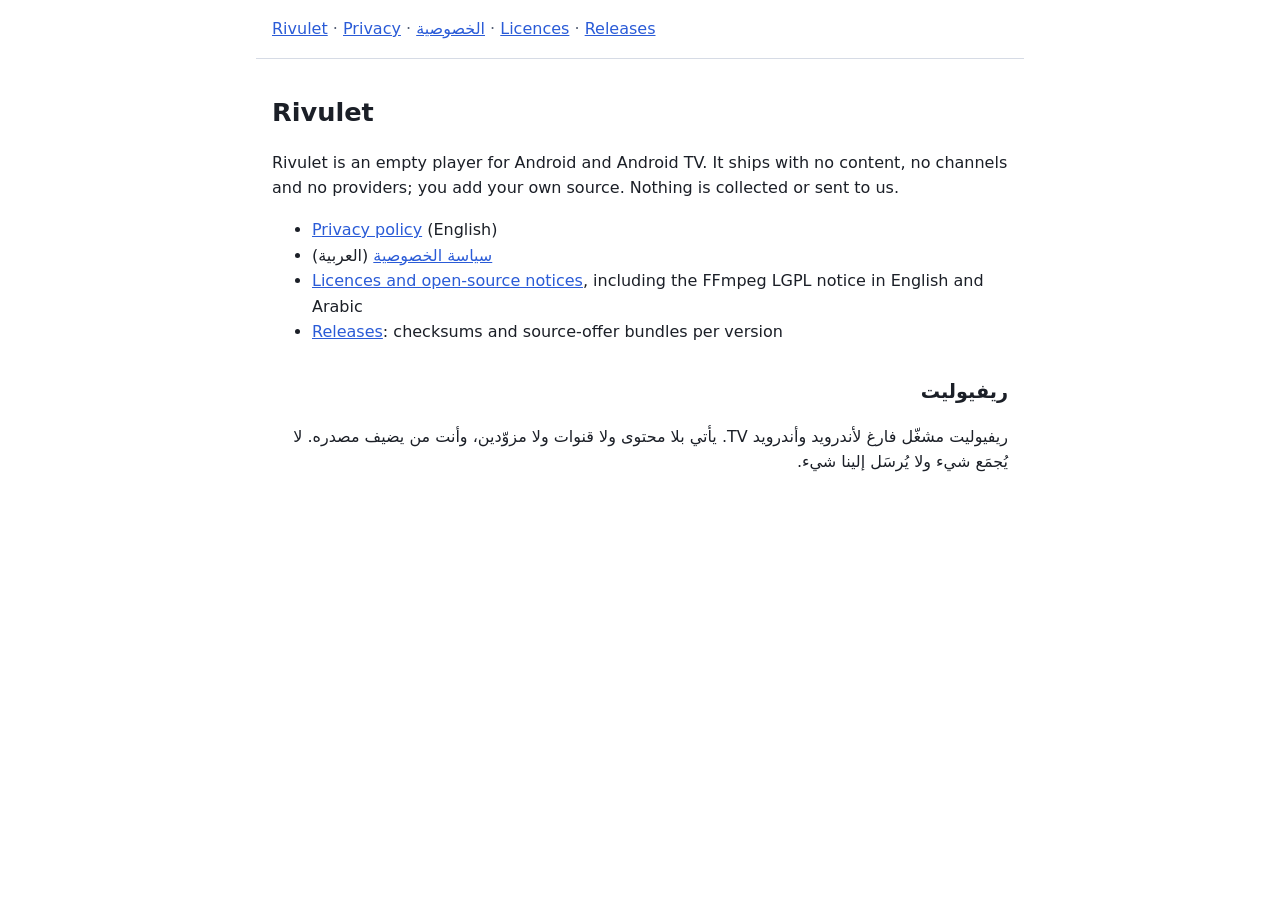
<file: index.html>
<!doctype html>
<html lang="en" dir="ltr">
<head>
<meta charset="utf-8">
<meta name="viewport" content="width=device-width, initial-scale=1">
<title>Rivulet</title>
<link rel="stylesheet" href="style.css">
</head>
<body>
<header><a href="./">Rivulet</a> · <a href="privacy/">Privacy</a> · <a href="privacy/ar/">الخصوصية</a> · <a href="licences/">Licences</a> · <a href="releases/">Releases</a></header>
<main>
<h1>Rivulet</h1>
<p>Rivulet is an empty player for Android and Android TV. It ships with no content, no channels and no providers; you add
your own source. Nothing is collected or sent to us.</p>
<ul>
<li><a href="privacy/">Privacy policy</a> (English)</li>
<li><a href="privacy/ar/">سياسة الخصوصية</a> (العربية)</li>
<li><a href="licences/">Licences and open-source notices</a>, including the FFmpeg LGPL notice in English and Arabic</li>
<li><a href="releases/">Releases</a>: checksums and source-offer bundles per version</li>
</ul>
<div lang="ar" dir="rtl">
<h2>ريفيوليت</h2>
<p>ريفيوليت مشغّل فارغ لأندرويد وأندرويد TV. يأتي بلا محتوى ولا قنوات ولا مزوّدين، وأنت من يضيف مصدره. لا يُجمَع شيء ولا
يُرسَل إلينا شيء.</p>
</div>
</main>
</body>
</html>
</file>
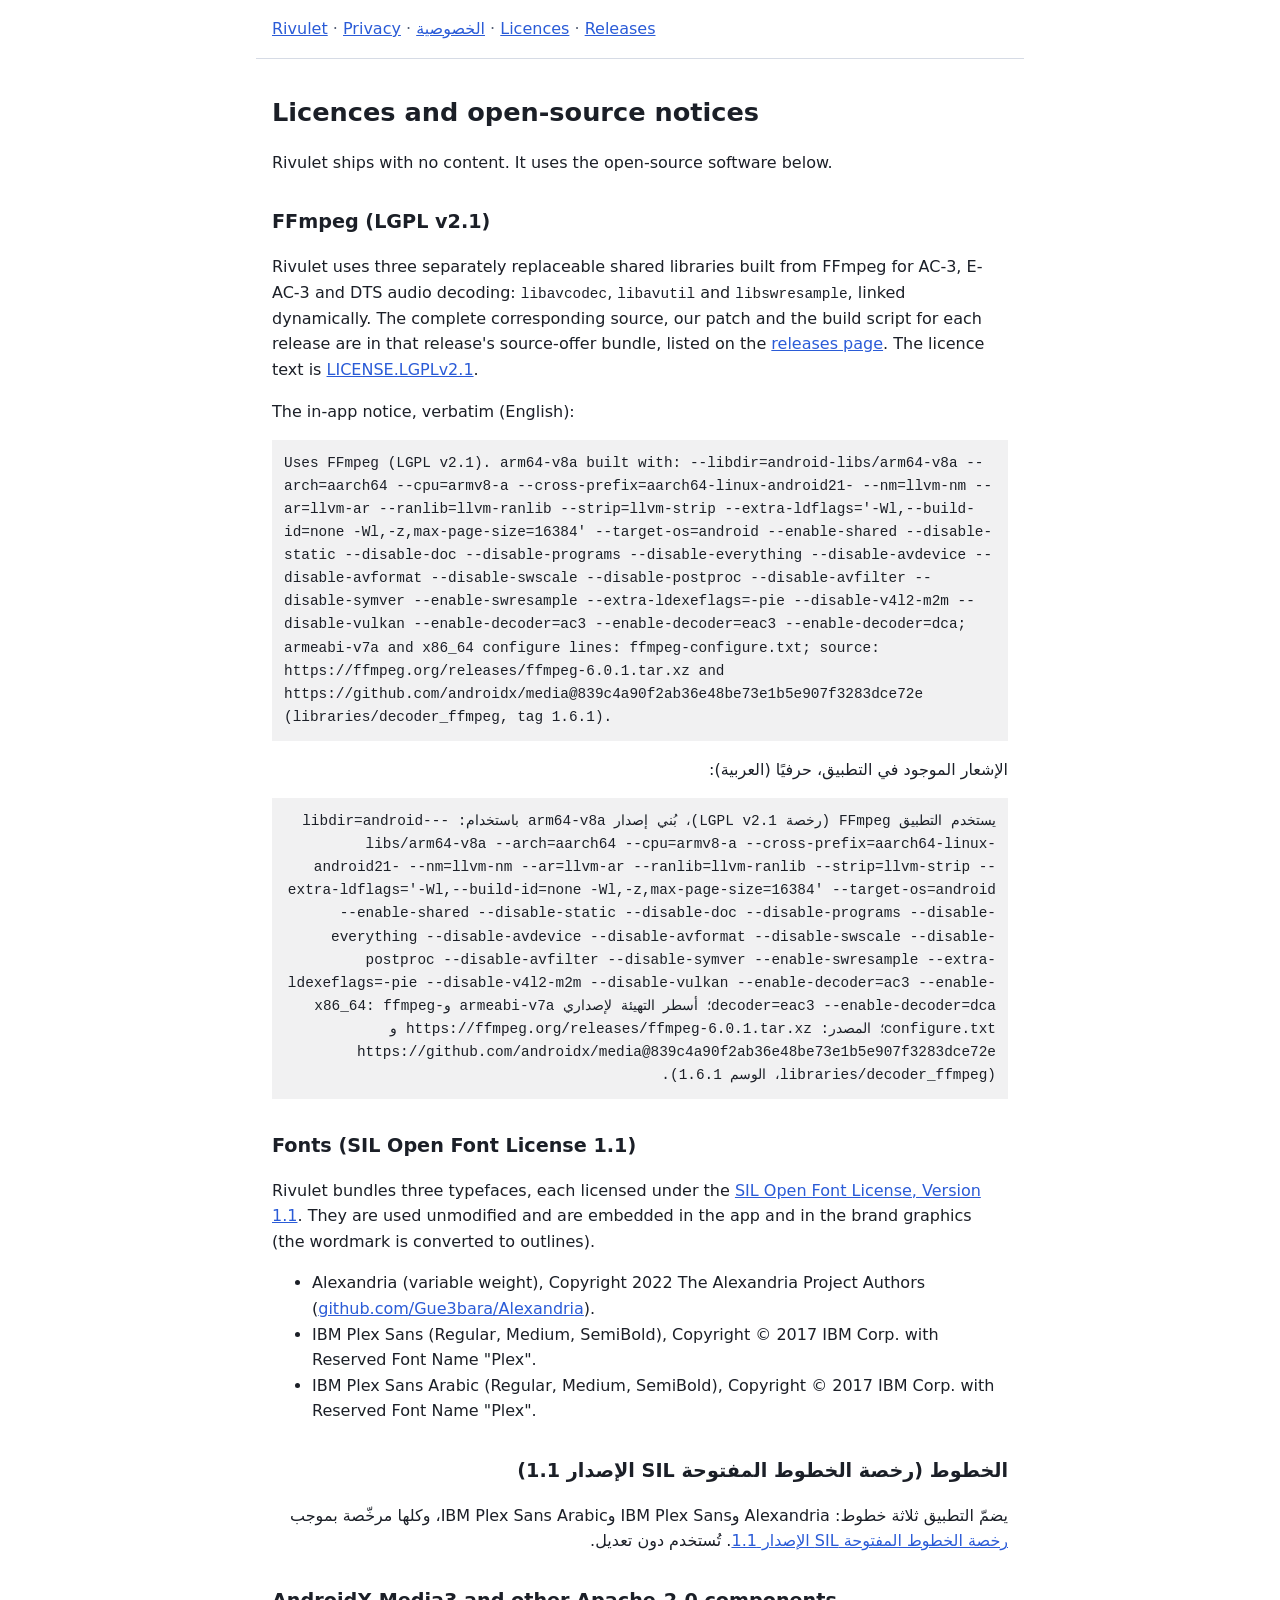
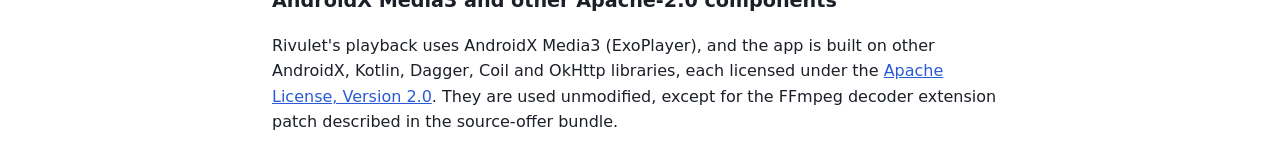
<file: licences/index.html>
<!doctype html>
<html lang="en" dir="ltr">
<head>
<meta charset="utf-8">
<meta name="viewport" content="width=device-width, initial-scale=1">
<title>Rivulet licences</title>
<link rel="stylesheet" href="../style.css">
</head>
<body>
<header><a href="../">Rivulet</a> · <a href="../privacy/">Privacy</a> · <a href="../privacy/ar/">الخصوصية</a> · <a href="./">Licences</a> · <a href="../releases/">Releases</a></header>
<main>
<h1>Licences and open-source notices</h1>
<p>Rivulet ships with no content. It uses the open-source software below.</p>

<h2>FFmpeg (LGPL v2.1)</h2>
<p>Rivulet uses three separately replaceable shared libraries built from FFmpeg for AC-3, E-AC-3 and DTS audio decoding:
<code>libavcodec</code>, <code>libavutil</code> and <code>libswresample</code>, linked dynamically. The complete corresponding source,
our patch and the build script for each release are in that release's source-offer bundle, listed on the
<a href="../releases/">releases page</a>. The licence text is <a href="LICENSE.LGPLv2.1">LICENSE.LGPLv2.1</a>.</p>
<p>The in-app notice, verbatim (English):</p>
<pre>Uses FFmpeg (LGPL v2.1). arm64-v8a built with: --libdir=android-libs/arm64-v8a --arch=aarch64 --cpu=armv8-a --cross-prefix=aarch64-linux-android21- --nm=llvm-nm --ar=llvm-ar --ranlib=llvm-ranlib --strip=llvm-strip --extra-ldflags='-Wl,--build-id=none -Wl,-z,max-page-size=16384' --target-os=android --enable-shared --disable-static --disable-doc --disable-programs --disable-everything --disable-avdevice --disable-avformat --disable-swscale --disable-postproc --disable-avfilter --disable-symver --enable-swresample --extra-ldexeflags=-pie --disable-v4l2-m2m --disable-vulkan --enable-decoder=ac3 --enable-decoder=eac3 --enable-decoder=dca; armeabi-v7a and x86_64 configure lines: ffmpeg-configure.txt; source: https://ffmpeg.org/releases/ffmpeg-6.0.1.tar.xz and https://github.com/androidx/media@839c4a90f2ab36e48be73e1b5e907f3283dce72e (libraries/decoder_ffmpeg, tag 1.6.1).</pre>
<p lang="ar" dir="rtl">الإشعار الموجود في التطبيق، حرفيًا (العربية):</p>
<pre lang="ar" dir="rtl">يستخدم التطبيق FFmpeg (رخصة LGPL v2.1)، بُني إصدار arm64-v8a باستخدام: --libdir=android-libs/arm64-v8a --arch=aarch64 --cpu=armv8-a --cross-prefix=aarch64-linux-android21- --nm=llvm-nm --ar=llvm-ar --ranlib=llvm-ranlib --strip=llvm-strip --extra-ldflags='-Wl,--build-id=none -Wl,-z,max-page-size=16384' --target-os=android --enable-shared --disable-static --disable-doc --disable-programs --disable-everything --disable-avdevice --disable-avformat --disable-swscale --disable-postproc --disable-avfilter --disable-symver --enable-swresample --extra-ldexeflags=-pie --disable-v4l2-m2m --disable-vulkan --enable-decoder=ac3 --enable-decoder=eac3 --enable-decoder=dca؛ أسطر التهيئة لإصداري armeabi-v7a وx86_64: ffmpeg-configure.txt؛ المصدر: https://ffmpeg.org/releases/ffmpeg-6.0.1.tar.xz و https://github.com/androidx/media@839c4a90f2ab36e48be73e1b5e907f3283dce72e (libraries/decoder_ffmpeg، الوسم 1.6.1).</pre>

<h2>Fonts (SIL Open Font License 1.1)</h2>
<p>Rivulet bundles three typefaces, each licensed under the <a href="OFL.txt">SIL Open Font License, Version 1.1</a>. They are used unmodified and
are embedded in the app and in the brand graphics (the wordmark is converted to outlines).</p>
<ul>
<li>Alexandria (variable weight), Copyright 2022 The Alexandria Project Authors (<a href="https://github.com/Gue3bara/Alexandria">github.com/Gue3bara/Alexandria</a>).</li>
<li>IBM Plex Sans (Regular, Medium, SemiBold), Copyright &copy; 2017 IBM Corp. with Reserved Font Name "Plex".</li>
<li>IBM Plex Sans Arabic (Regular, Medium, SemiBold), Copyright &copy; 2017 IBM Corp. with Reserved Font Name "Plex".</li>
</ul>
<h2 lang="ar" dir="rtl">الخطوط (رخصة الخطوط المفتوحة SIL الإصدار 1.1)</h2>
<p lang="ar" dir="rtl">يضمّ التطبيق ثلاثة خطوط: Alexandria وIBM Plex Sans وIBM Plex Sans Arabic، وكلها مرخّصة بموجب <a href="OFL.txt">رخصة الخطوط المفتوحة SIL الإصدار 1.1</a>. تُستخدم دون تعديل.</p>

<h2>AndroidX Media3 and other Apache-2.0 components</h2>
<p>Rivulet's playback uses AndroidX Media3 (ExoPlayer), and the app is built on other AndroidX, Kotlin, Dagger, Coil and OkHttp
libraries, each licensed under the <a href="https://www.apache.org/licenses/LICENSE-2.0.txt">Apache License, Version 2.0</a>. They are used unmodified, except for the FFmpeg decoder
extension patch described in the source-offer bundle.</p>
</main>
</body>
</html>
</file>
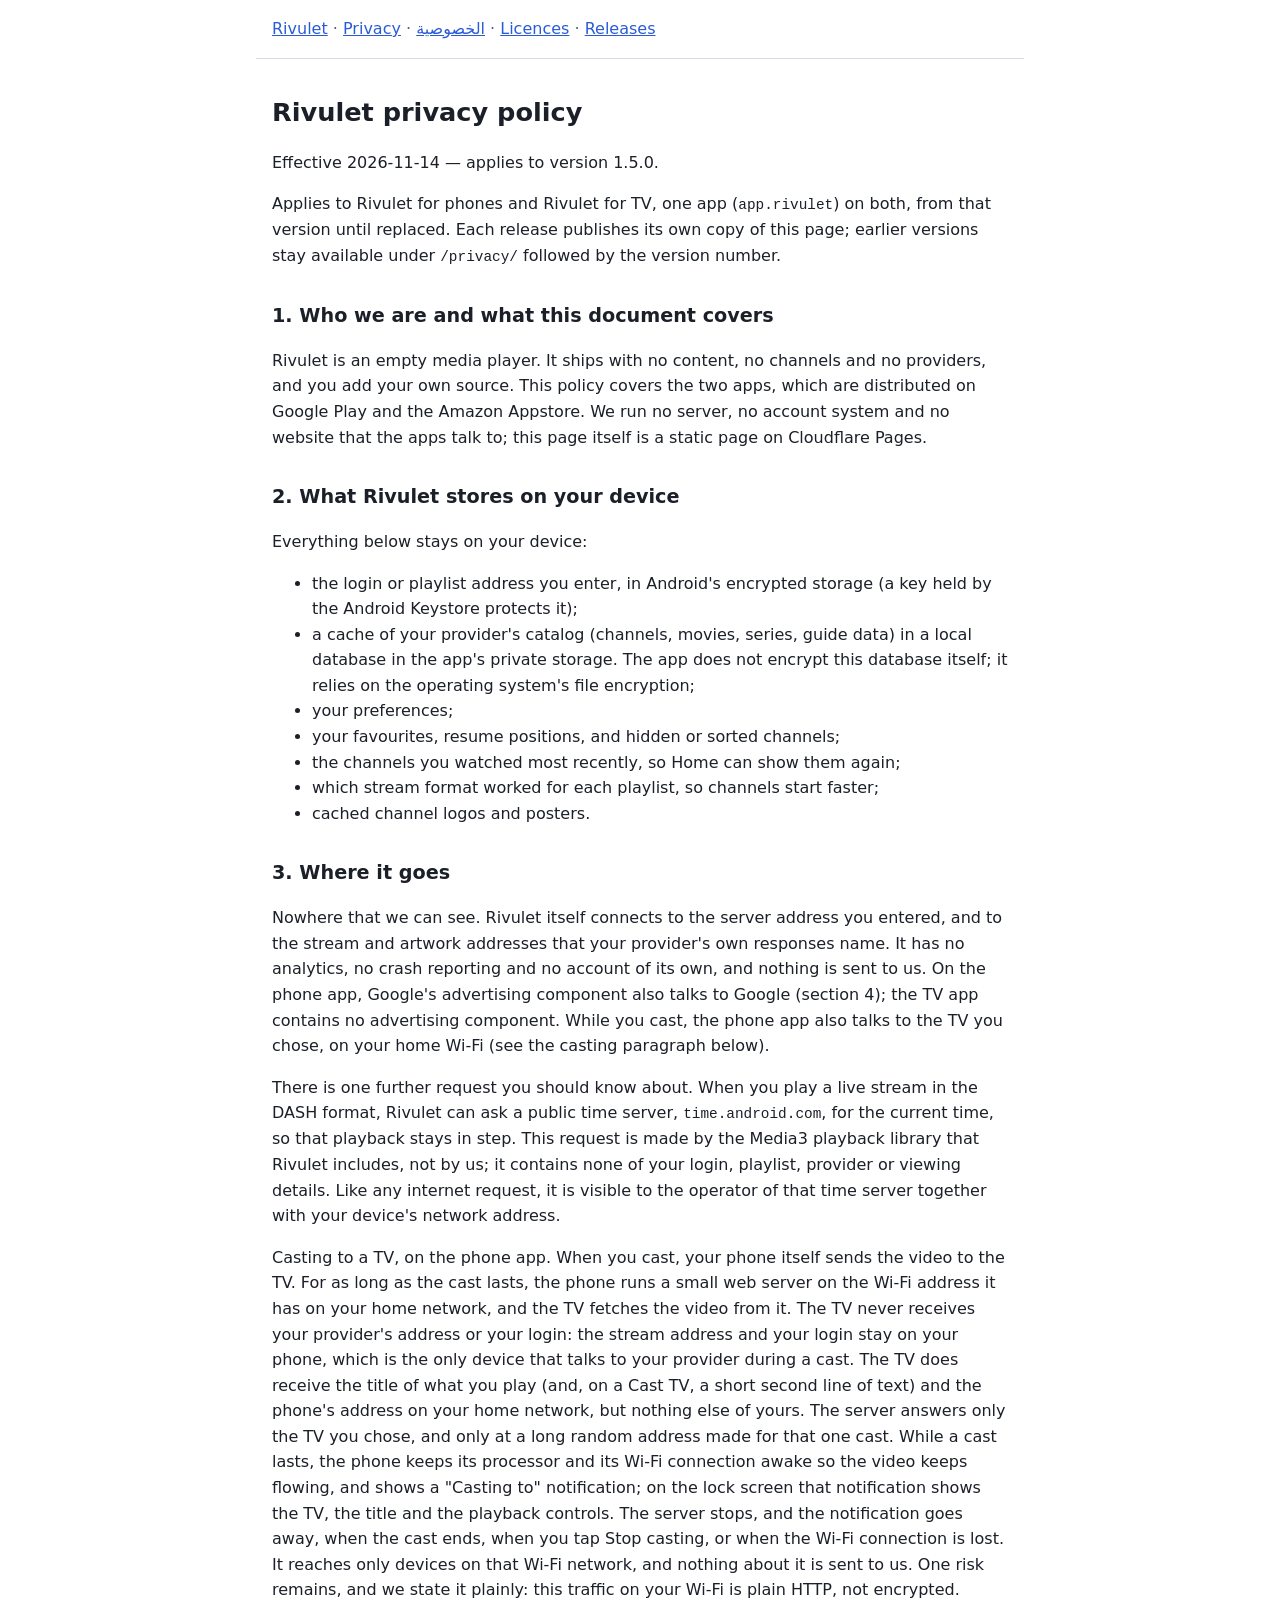
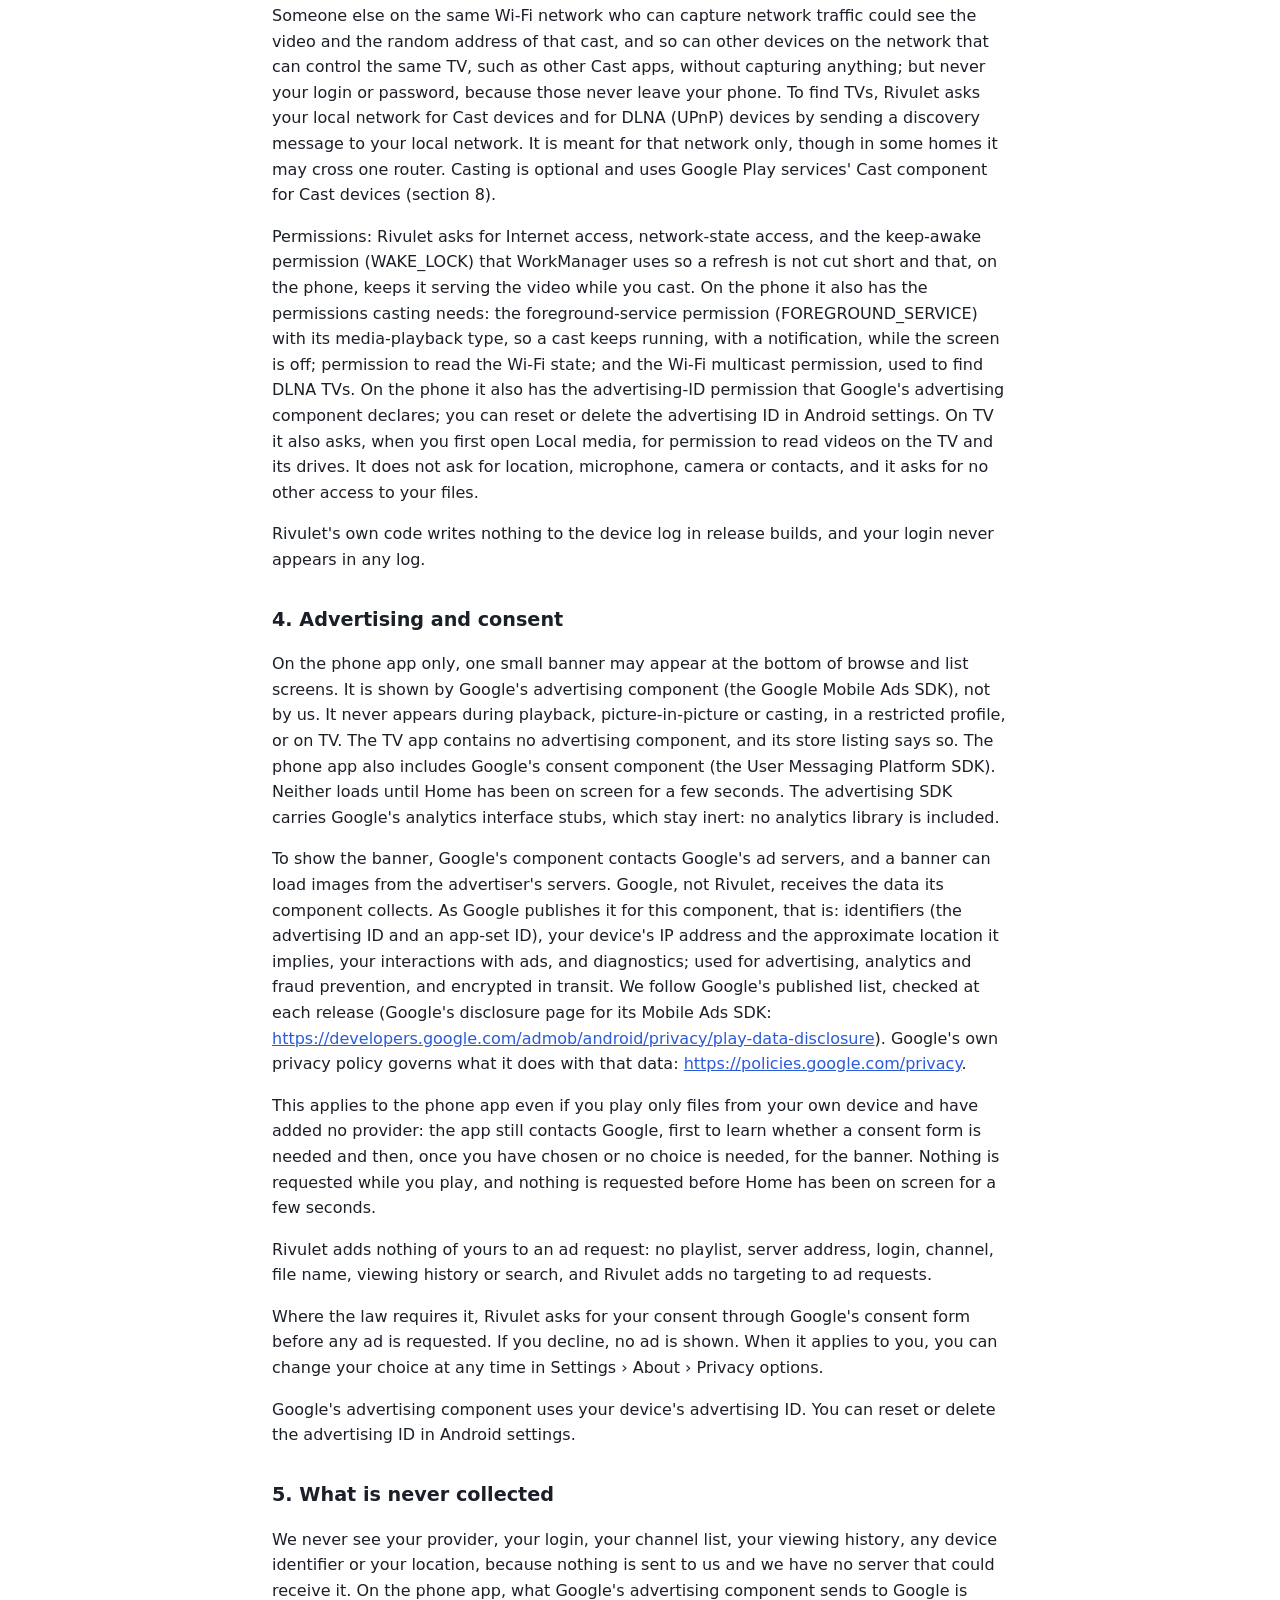
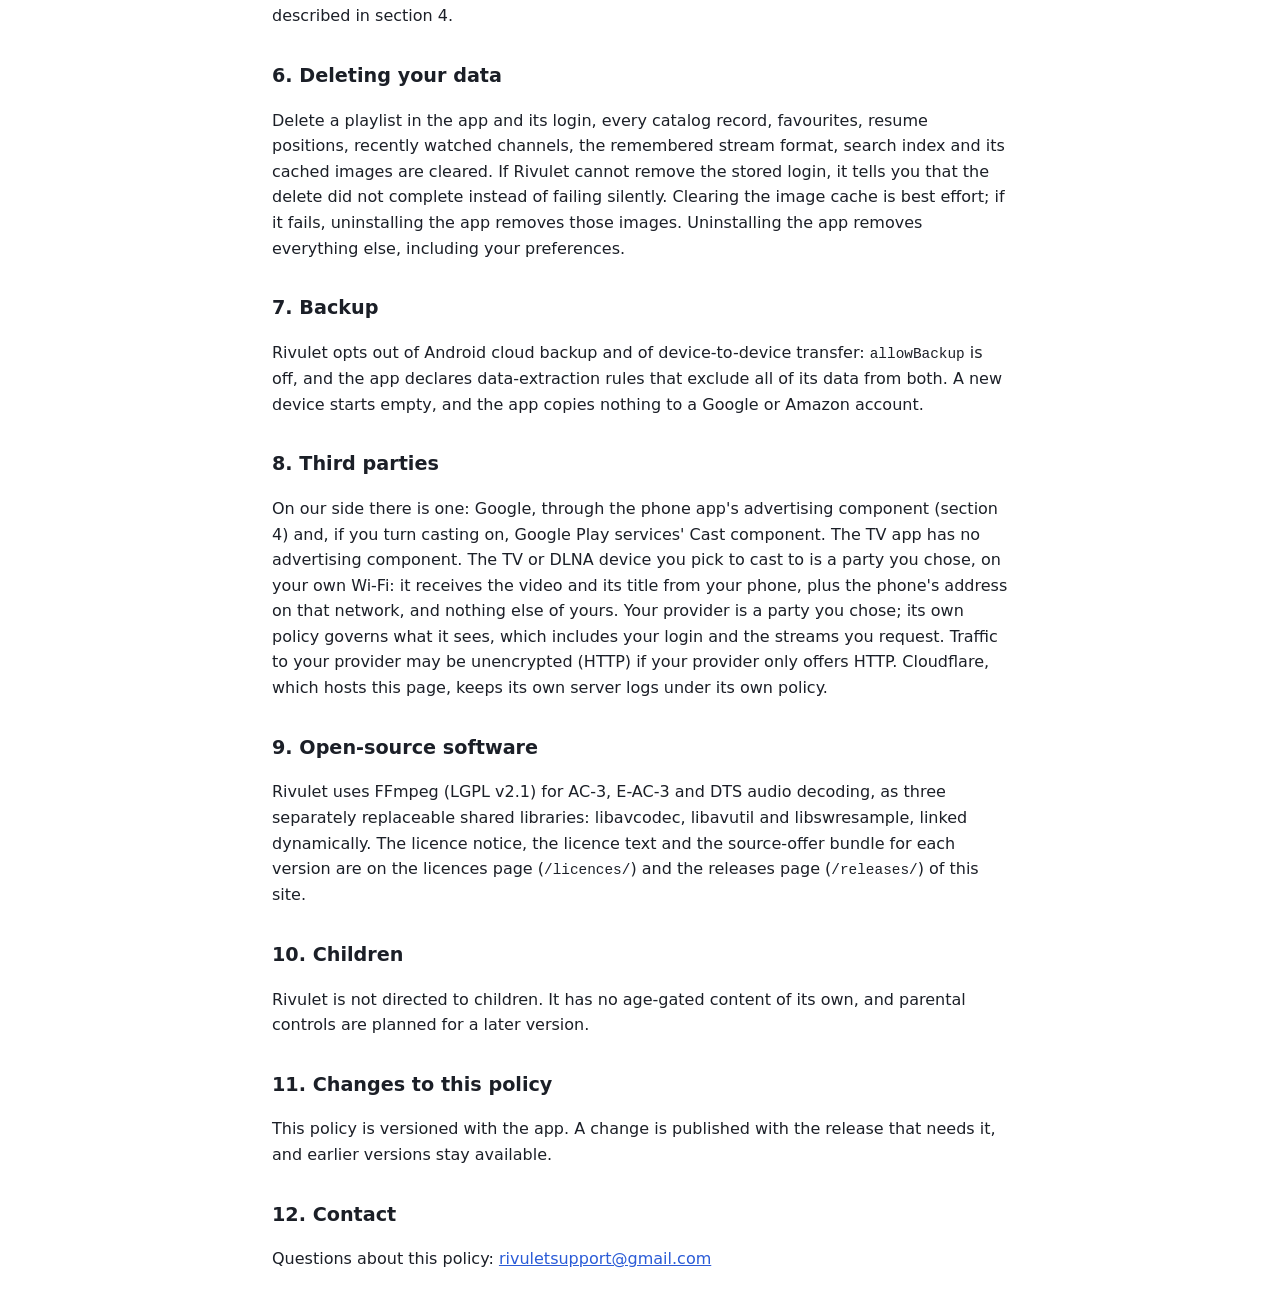
<file: privacy/index.html>
<!doctype html>
<html lang="en" dir="ltr">
<head>
<meta charset="utf-8">
<meta name="viewport" content="width=device-width, initial-scale=1">
<title>Rivulet privacy policy</title>
<link rel="stylesheet" href="../style.css">
</head>
<body>
<header><a href="../">Rivulet</a> · <a href="../privacy/">Privacy</a> · <a href="../privacy/ar/">الخصوصية</a> · <a href="../licences/">Licences</a> · <a href="../releases/">Releases</a></header>
<main>
<h1 id="rivulet-privacy-policy">Rivulet privacy policy</h1>
<p>Effective 2026-11-14 — applies to version 1.5.0.</p>
<p>Applies to Rivulet for phones and Rivulet for TV, one app
(<code>app.rivulet</code>) on both, from that version until replaced.
Each release publishes its own copy of this page; earlier versions stay
available under <code>/privacy/</code> followed by the version
number.</p>
<h2 id="1-who-we-are-and-what-this-document-covers">1. Who we are and
what this document covers</h2>

<p>Rivulet is an empty media player. It ships with no content, no
channels and no providers, and you add your own source. This policy
covers the two apps, which are distributed on Google Play and the Amazon
Appstore. We run no server, no account system and no website that the
apps talk to; this page itself is a static page on Cloudflare Pages.</p>
<h2 id="2-what-rivulet-stores-on-your-device">2. What Rivulet stores on
your device</h2>

<p>Everything below stays on your device:</p>
<ul>
<li>the login or playlist address you enter, in Android's encrypted
storage (a key held by the Android Keystore protects it);</li>
<li>a cache of your provider's catalog (channels, movies, series, guide
data) in a local database in the app's private storage. The app does not
encrypt this database itself; it relies on the operating system's file
encryption;</li>
<li>your preferences;</li>
<li>your favourites, resume positions, and hidden or sorted
channels;</li>
<li>the channels you watched most recently, so Home can show them
again;</li>
<li>which stream format worked for each playlist, so channels start
faster;</li>
<li>cached channel logos and posters.</li>
</ul>
<h2 id="3-where-it-goes">3. Where it goes</h2>

<p>Nowhere that we can see. Rivulet itself connects to the server
address you entered, and to the stream and artwork addresses that your
provider's own responses name. It has no analytics, no crash reporting
and no account of its own, and nothing is sent to us. On the phone app,
Google's advertising component also talks to Google (section 4); the TV
app contains no advertising component. While you cast, the phone app
also talks to the TV you chose, on your home Wi-Fi (see the casting
paragraph below).</p>

<p>There is one further request you should know about. When you play a
live stream in the DASH format, Rivulet can ask a public time server,
<code>time.android.com</code>, for the current time, so that playback
stays in step. This request is made by the Media3 playback library that
Rivulet includes, not by us; it contains none of your login, playlist,
provider or viewing details. Like any internet request, it is visible to
the operator of that time server together with your device's network
address.</p>

<p>Casting to a TV, on the phone app. When you cast, your phone itself
sends the video to the TV. For as long as the cast lasts, the phone runs
a small web server on the Wi-Fi address it has on your home network, and
the TV fetches the video from it. The TV never receives your provider's
address or your login: the stream address and your login stay on your
phone, which is the only device that talks to your provider during a
cast. The TV does receive the title of what you play (and, on a Cast TV,
a short second line of text) and the phone's address on your home
network, but nothing else of yours. The server answers only the TV you
chose, and only at a long random address made for that one cast. While a
cast lasts, the phone keeps its processor and its Wi-Fi connection awake
so the video keeps flowing, and shows a "Casting to" notification; on
the lock screen that notification shows the TV, the title and the
playback controls. The server stops, and the notification goes away,
when the cast ends, when you tap Stop casting, or when the Wi-Fi
connection is lost. It reaches only devices on that Wi-Fi network, and
nothing about it is sent to us. One risk remains, and we state it
plainly: this traffic on your Wi-Fi is plain HTTP, not encrypted.
Someone else on the same Wi-Fi network who can capture network traffic
could see the video and the random address of that cast, and so can
other devices on the network that can control the same TV, such as other
Cast apps, without capturing anything; but never your login or password,
because those never leave your phone. To find TVs, Rivulet asks your
local network for Cast devices and for DLNA (UPnP) devices by sending a
discovery message to your local network. It is meant for that network
only, though in some homes it may cross one router. Casting is optional
and uses Google Play services' Cast component for Cast devices (section
8).</p>

<p>Permissions: Rivulet asks for Internet access, network-state access,
and the keep-awake permission (WAKE_LOCK) that WorkManager uses so a
refresh is not cut short and that, on the phone, keeps it serving the
video while you cast. On the phone it also has the permissions casting
needs: the foreground-service permission (FOREGROUND_SERVICE) with its
media-playback type, so a cast keeps running, with a notification, while
the screen is off; permission to read the Wi-Fi state; and the Wi-Fi
multicast permission, used to find DLNA TVs. On the phone it also has
the advertising-ID permission that Google's advertising component
declares; you can reset or delete the advertising ID in Android
settings. On TV it also asks, when you first open Local media, for
permission to read videos on the TV and its drives. It does not ask for
location, microphone, camera or contacts, and it asks for no other
access to your files.</p>

<p>Rivulet's own code writes nothing to the device log in release
builds, and your login never appears in any log.</p>
<h2 id="4-advertising-and-consent">4. Advertising and consent</h2>

<p>On the phone app only, one small banner may appear at the bottom of
browse and list screens. It is shown by Google's advertising component
(the Google Mobile Ads SDK), not by us. It never appears during
playback, picture-in-picture or casting, in a restricted profile, or on
TV. The TV app contains no advertising component, and its store listing
says so. The phone app also includes Google's consent component (the
User Messaging Platform SDK). Neither loads until Home has been on
screen for a few seconds. The advertising SDK carries Google's analytics
interface stubs, which stay inert: no analytics library is included.</p>

<p>To show the banner, Google's component contacts Google's ad servers,
and a banner can load images from the advertiser's servers. Google, not
Rivulet, receives the data its component collects. As Google publishes
it for this component, that is: identifiers (the advertising ID and an
app-set ID), your device's IP address and the approximate location it
implies, your interactions with ads, and diagnostics; used for
advertising, analytics and fraud prevention, and encrypted in transit.
We follow Google's published list, checked at each release (Google's
disclosure page for its Mobile Ads SDK: <a
href="https://developers.google.com/admob/android/privacy/play-data-disclosure">https://developers.google.com/admob/android/privacy/play-data-disclosure</a>).
Google's own privacy policy governs what it does with that data: <a
href="https://policies.google.com/privacy">https://policies.google.com/privacy</a>.</p>

<p>This applies to the phone app even if you play only files from your
own device and have added no provider: the app still contacts Google,
first to learn whether a consent form is needed and then, once you have
chosen or no choice is needed, for the banner. Nothing is requested
while you play, and nothing is requested before Home has been on screen
for a few seconds.</p>

<p>Rivulet adds nothing of yours to an ad request: no playlist, server
address, login, channel, file name, viewing history or search, and
Rivulet adds no targeting to ad requests.</p>

<p>Where the law requires it, Rivulet asks for your consent through
Google's consent form before any ad is requested. If you decline, no ad
is shown. When it applies to you, you can change your choice at any time
in Settings › About › Privacy options.</p>

<p>Google's advertising component uses your device's advertising ID. You
can reset or delete the advertising ID in Android settings.</p>
<h2 id="5-what-is-never-collected">5. What is never collected</h2>

<p>We never see your provider, your login, your channel list, your
viewing history, any device identifier or your location, because nothing
is sent to us and we have no server that could receive it. On the phone
app, what Google's advertising component sends to Google is described in
section 4.</p>
<h2 id="6-deleting-your-data">6. Deleting your data</h2>

<p>Delete a playlist in the app and its login, every catalog record,
favourites, resume positions, recently watched channels, the remembered
stream format, search index and its cached images are cleared. If
Rivulet cannot remove the stored login, it tells you that the delete did
not complete instead of failing silently. Clearing the image cache is
best effort; if it fails, uninstalling the app removes those images.
Uninstalling the app removes everything else, including your
preferences.</p>
<h2 id="7-backup">7. Backup</h2>

<p>Rivulet opts out of Android cloud backup and of device-to-device
transfer: <code>allowBackup</code> is off, and the app declares
data-extraction rules that exclude all of its data from both. A new
device starts empty, and the app copies nothing to a Google or Amazon
account.</p>
<h2 id="8-third-parties">8. Third parties</h2>

<p>On our side there is one: Google, through the phone app's advertising
component (section 4) and, if you turn casting on, Google Play services'
Cast component. The TV app has no advertising component. The TV or DLNA
device you pick to cast to is a party you chose, on your own Wi-Fi: it
receives the video and its title from your phone, plus the phone's
address on that network, and nothing else of yours. Your provider is a
party you chose; its own policy governs what it sees, which includes
your login and the streams you request. Traffic to your provider may be
unencrypted (HTTP) if your provider only offers HTTP. Cloudflare, which
hosts this page, keeps its own server logs under its own policy.</p>
<h2 id="9-open-source-software">9. Open-source software</h2>

<p>Rivulet uses FFmpeg (LGPL v2.1) for AC-3, E-AC-3 and DTS audio
decoding, as three separately replaceable shared libraries: libavcodec,
libavutil and libswresample, linked dynamically. The licence notice, the
licence text and the source-offer bundle for each version are on the
licences page (<code>/licences/</code>) and the releases page
(<code>/releases/</code>) of this site.</p>
<h2 id="10-children">10. Children</h2>

<p>Rivulet is not directed to children. It has no age-gated content of
its own, and parental controls are planned for a later version.</p>
<h2 id="11-changes-to-this-policy">11. Changes to this policy</h2>

<p>This policy is versioned with the app. A change is published with the
release that needs it, and earlier versions stay available.</p>
<h2 id="12-contact">12. Contact</h2>

<p>Questions about this policy: <a
href="mailto:rivuletsupport@gmail.com">rivuletsupport@gmail.com</a></p>
</main>
</body>
</html>
</file>
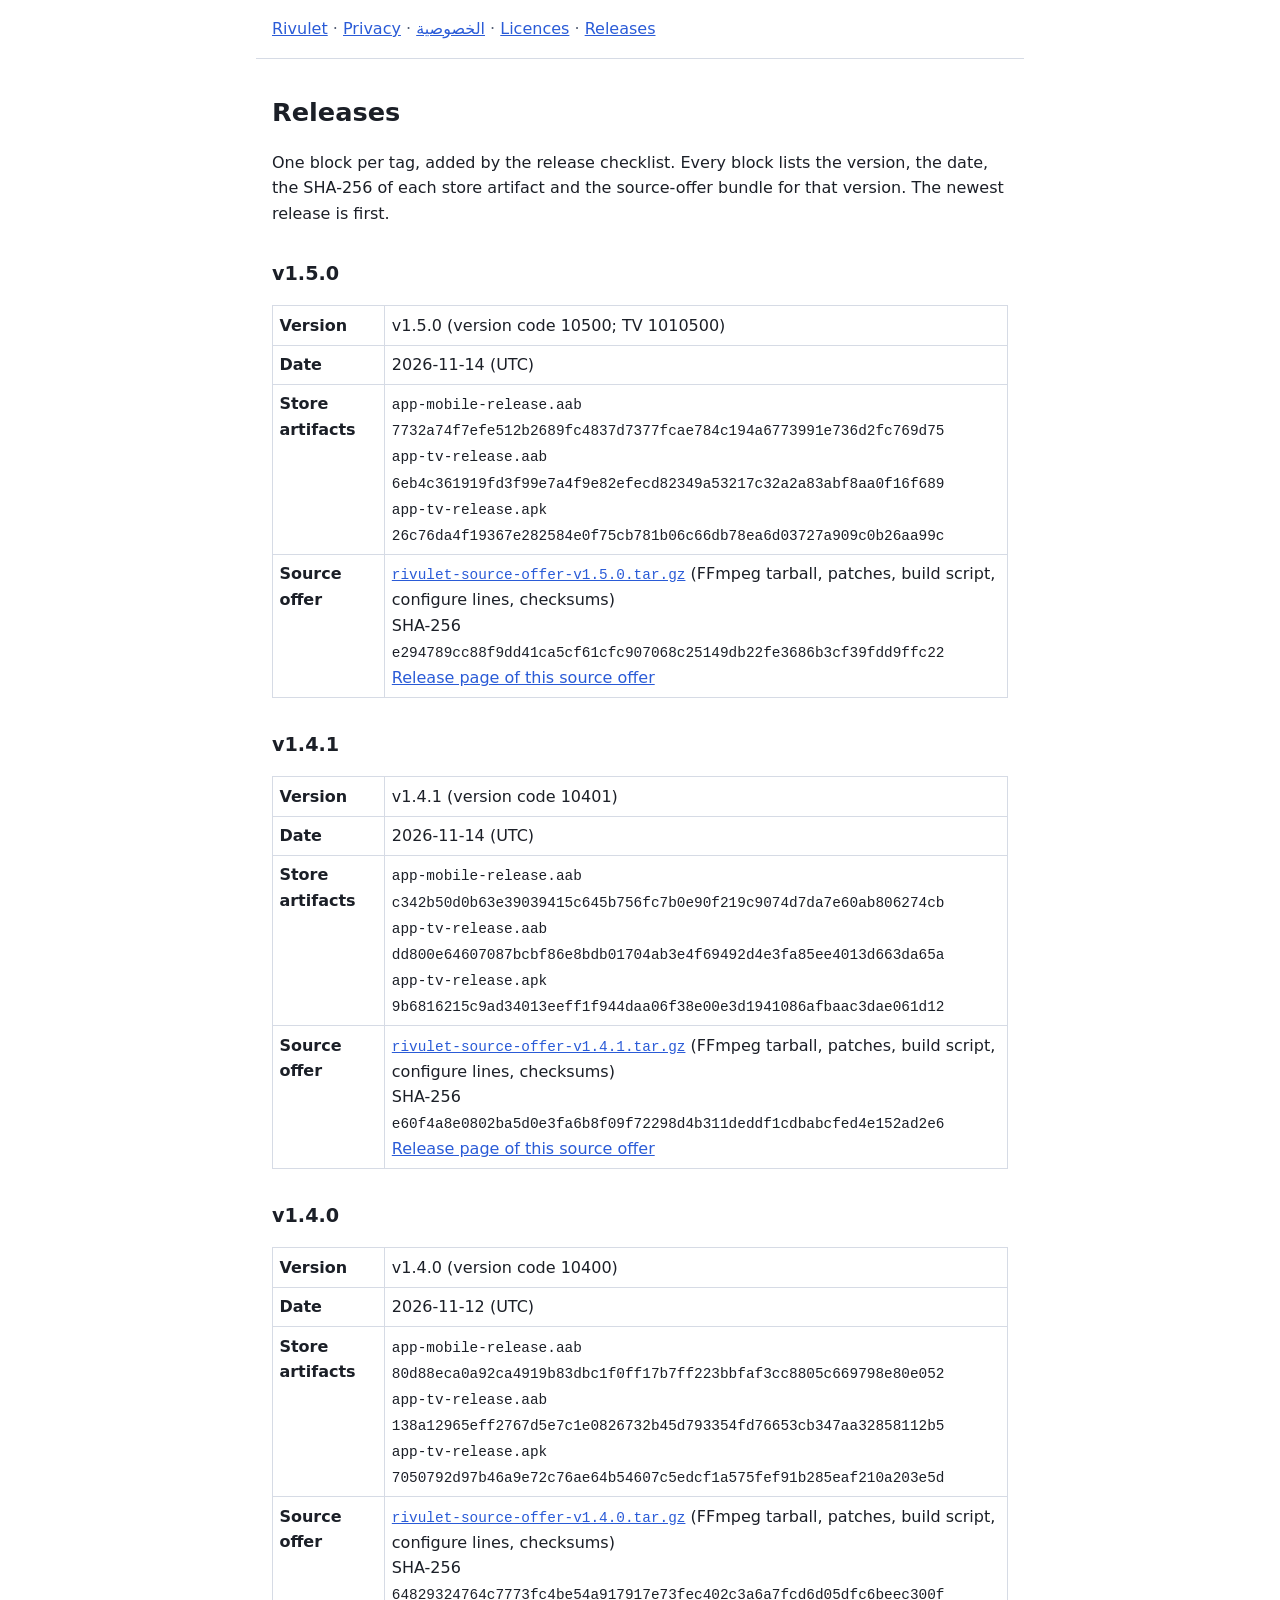
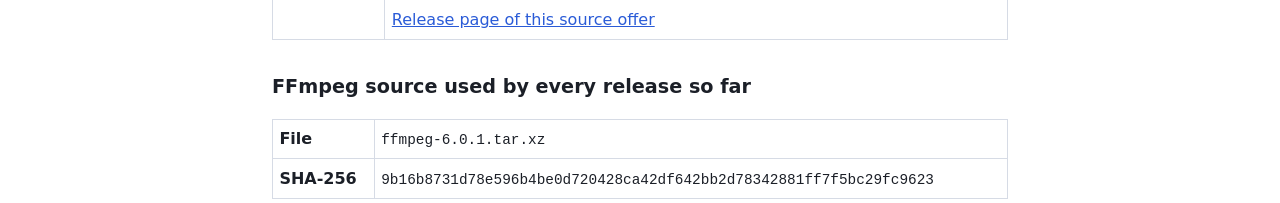
<file: releases/index.html>
<!doctype html>
<html lang="en" dir="ltr">
<head>
<meta charset="utf-8">
<meta name="viewport" content="width=device-width, initial-scale=1">
<title>Rivulet releases</title>
<link rel="stylesheet" href="../style.css">
</head>
<body>
<header><a href="../">Rivulet</a> · <a href="../privacy/">Privacy</a> · <a href="../privacy/ar/">الخصوصية</a> · <a href="../licences/">Licences</a> · <a href="./">Releases</a></header>
<main>
<h1>Releases</h1>
<p>One block per tag, added by the release checklist. Every block lists the version, the date, the SHA-256 of each store
artifact and the source-offer bundle for that version. The newest release is first.</p>

<h2>v1.5.0</h2>
<table>
<tr><th>Version</th><td>v1.5.0 (version code 10500; TV 1010500)</td></tr>
<tr><th>Date</th><td>2026-11-14 (UTC)</td></tr>
<tr><th>Store artifacts</th><td><code>app-mobile-release.aab</code><br><code>7732a74f7efe512b2689fc4837d7377fcae784c194a6773991e736d2fc769d75</code><br>
<code>app-tv-release.aab</code><br><code>6eb4c361919fd3f99e7a4f9e82efecd82349a53217c32a2a83abf8aa0f16f689</code><br>
<code>app-tv-release.apk</code><br><code>26c76da4f19367e282584e0f75cb781b06c66db78ea6d03727a909c0b26aa99c</code></td></tr>
<tr><th>Source offer</th><td><a href="https://github.com/murhaftarabeh/rivulet-site/releases/download/v1.5.0/rivulet-source-offer-v1.5.0.tar.gz"><code>rivulet-source-offer-v1.5.0.tar.gz</code></a>
(FFmpeg tarball, patches, build script, configure lines, checksums)<br>SHA-256 <code>e294789cc88f9dd41ca5cf61cfc907068c25149db22fe3686b3cf39fdd9ffc22</code><br>
<a href="https://github.com/murhaftarabeh/rivulet-site/releases/tag/v1.5.0">Release page of this source offer</a></td></tr>
</table>

<h2>v1.4.1</h2>
<table>
<tr><th>Version</th><td>v1.4.1 (version code 10401)</td></tr>
<tr><th>Date</th><td>2026-11-14 (UTC)</td></tr>
<tr><th>Store artifacts</th><td><code>app-mobile-release.aab</code><br><code>c342b50d0b63e39039415c645b756fc7b0e90f219c9074d7da7e60ab806274cb</code><br>
<code>app-tv-release.aab</code><br><code>dd800e64607087bcbf86e8bdb01704ab3e4f69492d4e3fa85ee4013d663da65a</code><br>
<code>app-tv-release.apk</code><br><code>9b6816215c9ad34013eeff1f944daa06f38e00e3d1941086afbaac3dae061d12</code></td></tr>
<tr><th>Source offer</th><td><a href="https://github.com/murhaftarabeh/rivulet-site/releases/download/v1.4.1/rivulet-source-offer-v1.4.1.tar.gz"><code>rivulet-source-offer-v1.4.1.tar.gz</code></a>
(FFmpeg tarball, patches, build script, configure lines, checksums)<br>SHA-256 <code>e60f4a8e0802ba5d0e3fa6b8f09f72298d4b311deddf1cdbabcfed4e152ad2e6</code><br>
<a href="https://github.com/murhaftarabeh/rivulet-site/releases/tag/v1.4.1">Release page of this source offer</a></td></tr>
</table>

<h2>v1.4.0</h2>
<table>
<tr><th>Version</th><td>v1.4.0 (version code 10400)</td></tr>
<tr><th>Date</th><td>2026-11-12 (UTC)</td></tr>
<tr><th>Store artifacts</th><td><code>app-mobile-release.aab</code><br><code>80d88eca0a92ca4919b83dbc1f0ff17b7ff223bbfaf3cc8805c669798e80e052</code><br>
<code>app-tv-release.aab</code><br><code>138a12965eff2767d5e7c1e0826732b45d793354fd76653cb347aa32858112b5</code><br>
<code>app-tv-release.apk</code><br><code>7050792d97b46a9e72c76ae64b54607c5edcf1a575fef91b285eaf210a203e5d</code></td></tr>
<tr><th>Source offer</th><td><a href="https://github.com/murhaftarabeh/rivulet-site/releases/download/v1.4.0/rivulet-source-offer-v1.4.0.tar.gz"><code>rivulet-source-offer-v1.4.0.tar.gz</code></a>
(FFmpeg tarball, patches, build script, configure lines, checksums)<br>SHA-256 <code>64829324764c7773fc4be54a917917e73fec402c3a6a7fcd6d05dfc6beec300f</code><br>
<a href="https://github.com/murhaftarabeh/rivulet-site/releases/tag/v1.4.0">Release page of this source offer</a></td></tr>
</table>

<!-- One release block, to copy for the next tag (newest first):
<h2>(tag, for example v1.0.0)</h2>
<table>
<tr><th>Version</th><td>(tag and version code)</td></tr>
<tr><th>Date</th><td>(UTC date of the tag)</td></tr>
<tr><th>Store artifacts</th><td>(file name and SHA-256 of each AAB and APK, from SHA256SUMS-signed.txt)</td></tr>
<tr><th>Source offer</th><td>(link to the source-offer bundle asset of that release: FFmpeg tarball, patches, build script, configure lines, checksums; and its SHA-256)</td></tr>
</table>
-->

<h2>FFmpeg source used by every release so far</h2>
<table>
<tr><th>File</th><td><code>ffmpeg-6.0.1.tar.xz</code></td></tr>
<tr><th>SHA-256</th><td><code>9b16b8731d78e596b4be0d720428ca42df642bb2d78342881ff7f5bc29fc9623</code></td></tr>
</table>
</main>
</body>
</html>
</file>
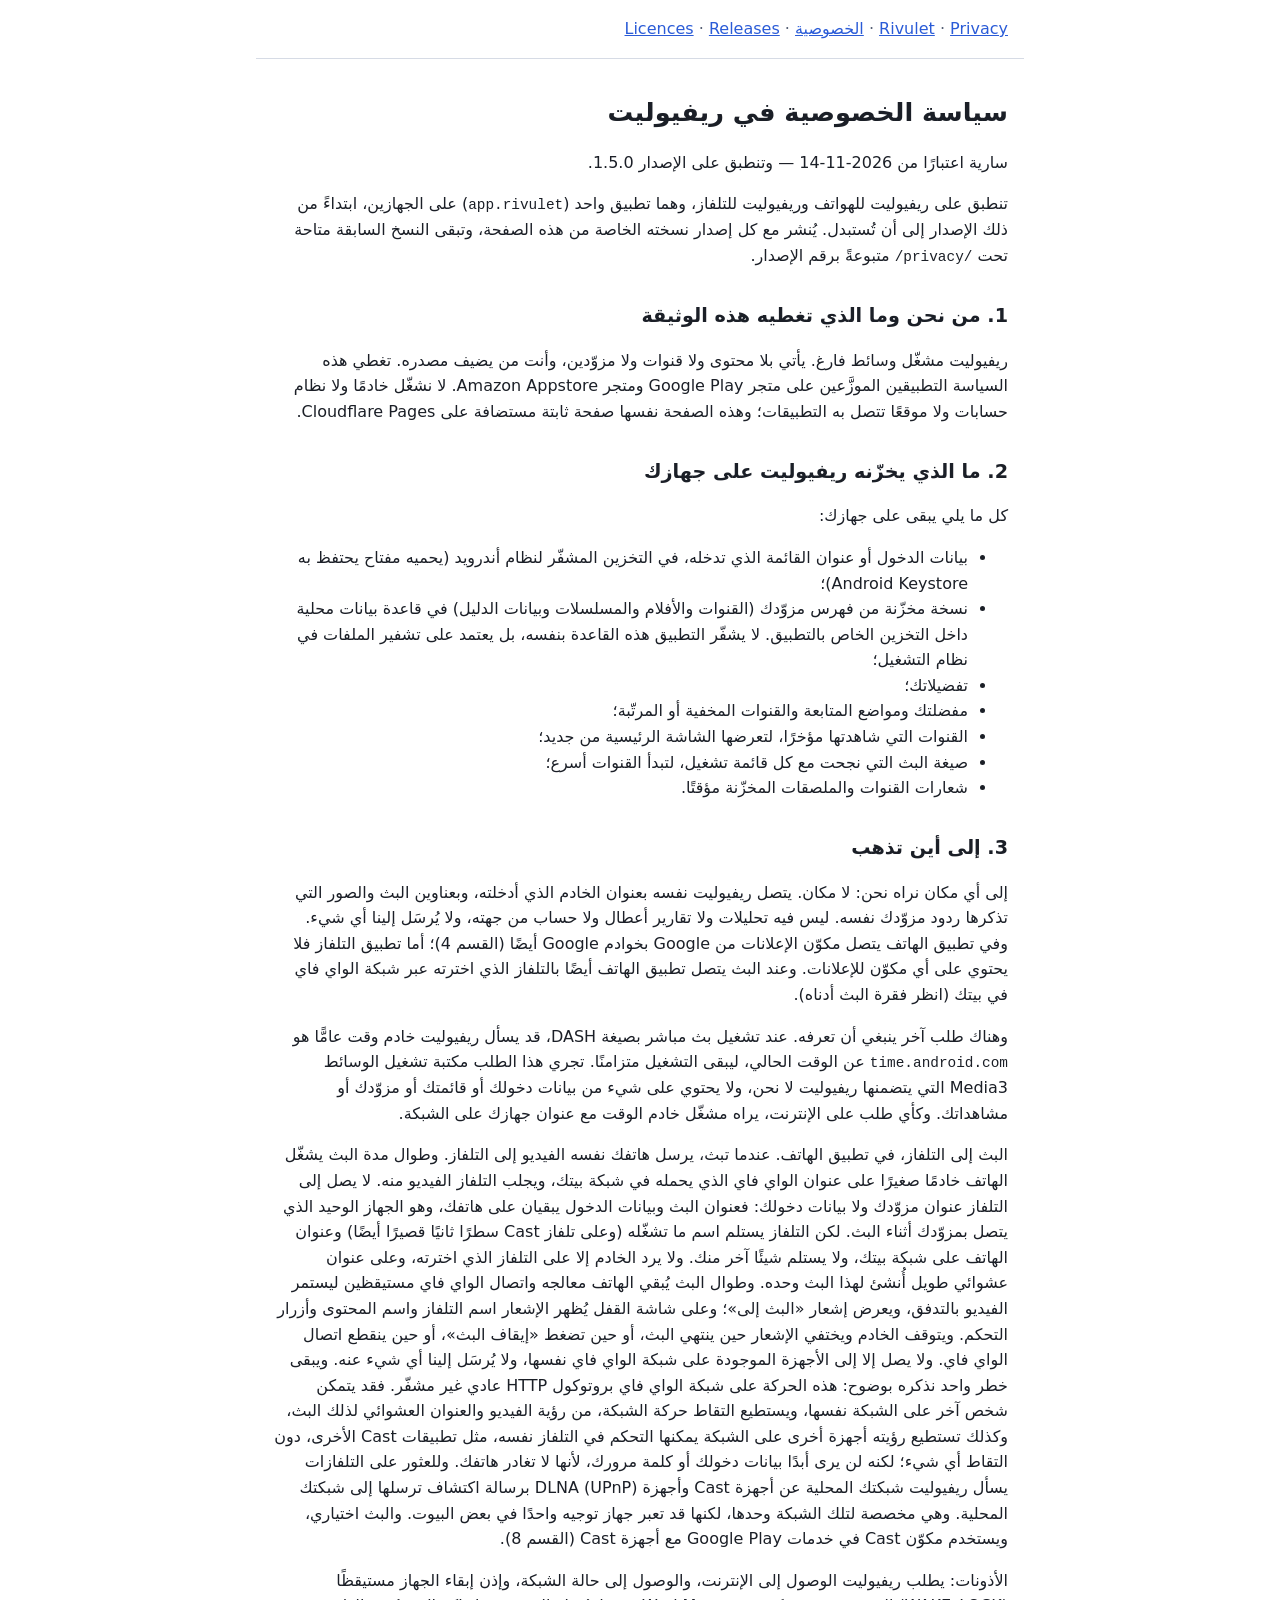
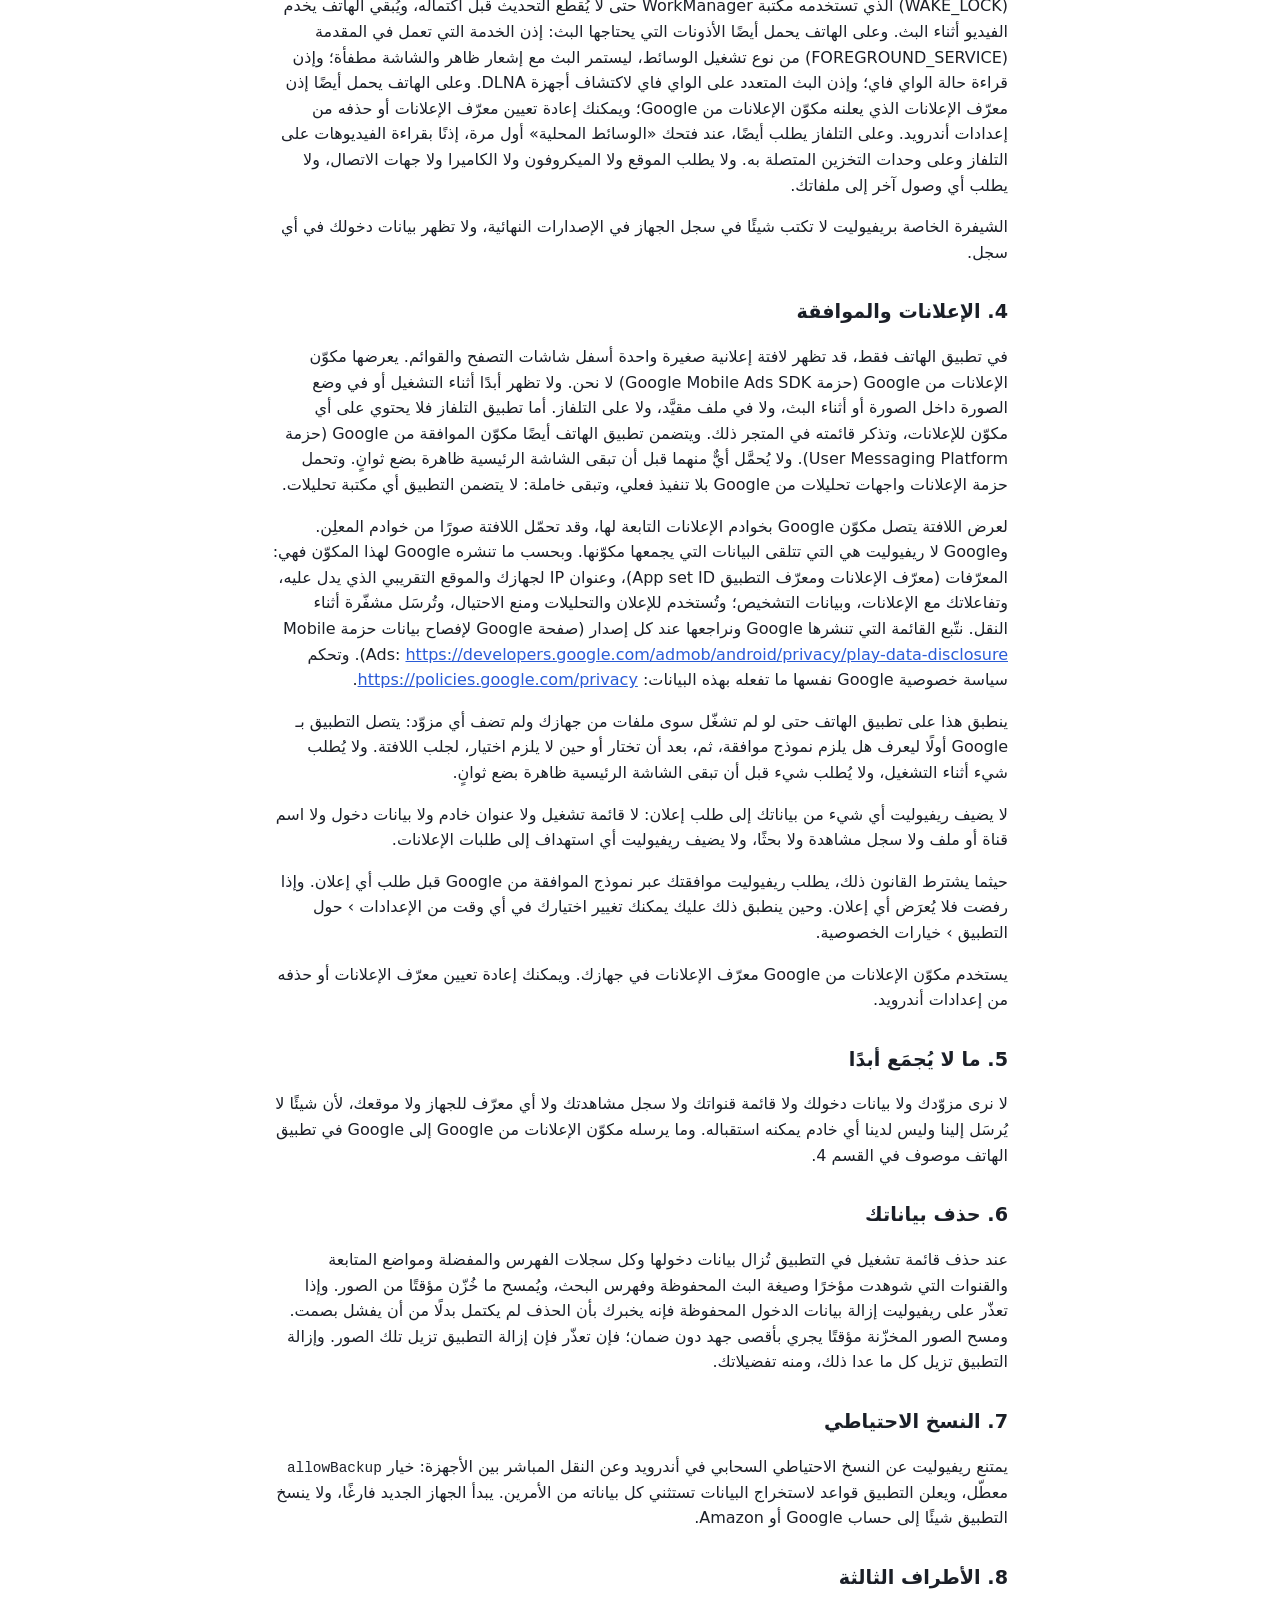
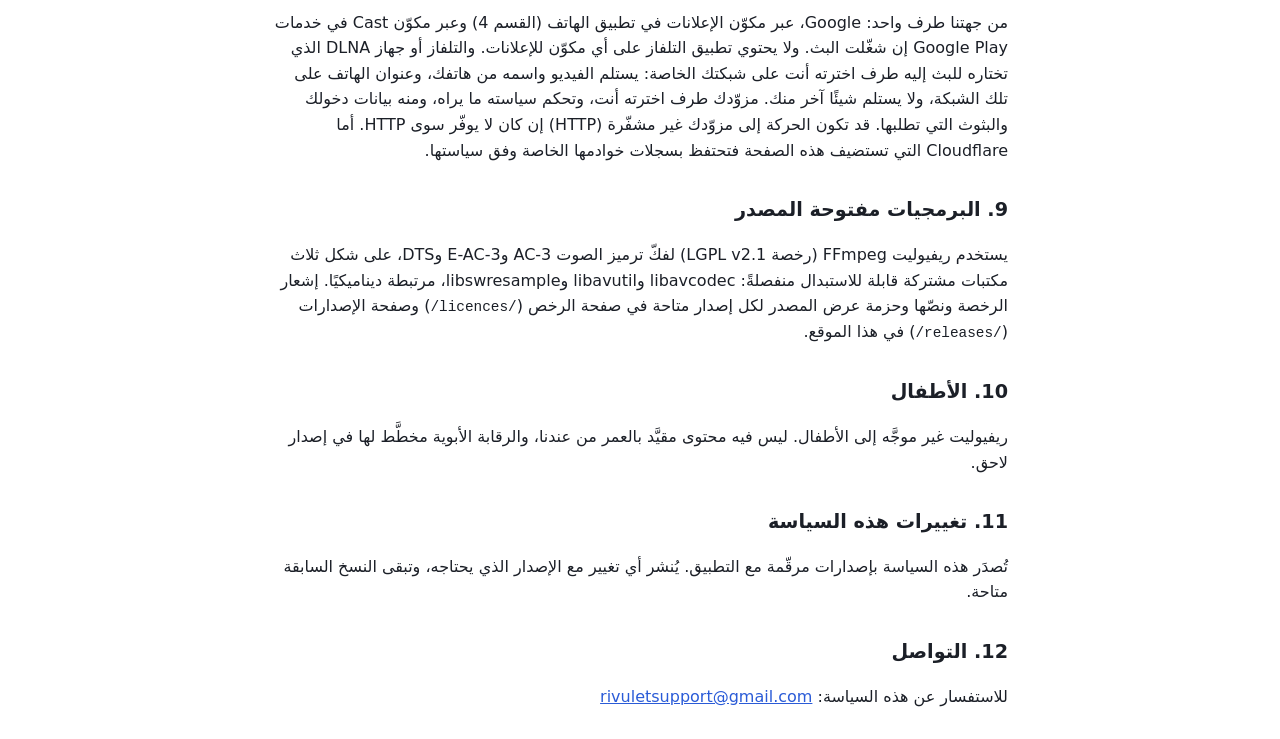
<file: privacy/ar/index.html>
<!doctype html>
<html lang="ar" dir="rtl">
<head>
<meta charset="utf-8">
<meta name="viewport" content="width=device-width, initial-scale=1">
<title>سياسة الخصوصية في ريفيوليت</title>
<link rel="stylesheet" href="../../style.css">
</head>
<body>
<header><a href="../../">Rivulet</a> · <a href="../../privacy/">Privacy</a> · <a href="../../privacy/ar/">الخصوصية</a> · <a href="../../licences/">Licences</a> · <a href="../../releases/">Releases</a></header>
<main>
<h1 id="سياسة-الخصوصية-في-ريفيوليت">سياسة الخصوصية في ريفيوليت</h1>
<p>سارية اعتبارًا من 2026-11-14 — وتنطبق على الإصدار 1.5.0.</p>
<p>تنطبق على ريفيوليت للهواتف وريفيوليت للتلفاز، وهما تطبيق واحد
(<code>app.rivulet</code>) على الجهازين، ابتداءً من ذلك الإصدار إلى أن
تُستبدل. يُنشر مع كل إصدار نسخته الخاصة من هذه الصفحة، وتبقى النسخ السابقة
متاحة تحت <code>/privacy/</code> متبوعةً برقم الإصدار.</p>
<h2 id="1-من-نحن-وما-الذي-تغطيه-هذه-الوثيقة">1. من نحن وما الذي تغطيه
هذه الوثيقة</h2>

<p>ريفيوليت مشغّل وسائط فارغ. يأتي بلا محتوى ولا قنوات ولا مزوّدين، وأنت
من يضيف مصدره. تغطي هذه السياسة التطبيقين الموزَّعين على متجر Google Play
ومتجر Amazon Appstore. لا نشغّل خادمًا ولا نظام حسابات ولا موقعًا تتصل به
التطبيقات؛ وهذه الصفحة نفسها صفحة ثابتة مستضافة على Cloudflare
Pages.</p>
<h2 id="2-ما-الذي-يخزّنه-ريفيوليت-على-جهازك">2. ما الذي يخزّنه ريفيوليت
على جهازك</h2>

<p>كل ما يلي يبقى على جهازك:</p>
<ul>
<li>بيانات الدخول أو عنوان القائمة الذي تدخله، في التخزين المشفّر لنظام
أندرويد (يحميه مفتاح يحتفظ به Android Keystore)؛</li>
<li>نسخة مخزّنة من فهرس مزوّدك (القنوات والأفلام والمسلسلات وبيانات
الدليل) في قاعدة بيانات محلية داخل التخزين الخاص بالتطبيق. لا يشفّر
التطبيق هذه القاعدة بنفسه، بل يعتمد على تشفير الملفات في نظام
التشغيل؛</li>
<li>تفضيلاتك؛</li>
<li>مفضلتك ومواضع المتابعة والقنوات المخفية أو المرتّبة؛</li>
<li>القنوات التي شاهدتها مؤخرًا، لتعرضها الشاشة الرئيسية من جديد؛</li>
<li>صيغة البث التي نجحت مع كل قائمة تشغيل، لتبدأ القنوات أسرع؛</li>
<li>شعارات القنوات والملصقات المخزّنة مؤقتًا.</li>
</ul>
<h2 id="3-إلى-أين-تذهب">3. إلى أين تذهب</h2>

<p>إلى أي مكان نراه نحن: لا مكان. يتصل ريفيوليت نفسه بعنوان الخادم الذي
أدخلته، وبعناوين البث والصور التي تذكرها ردود مزوّدك نفسه. ليس فيه
تحليلات ولا تقارير أعطال ولا حساب من جهته، ولا يُرسَل إلينا أي شيء. وفي
تطبيق الهاتف يتصل مكوّن الإعلانات من Google بخوادم Google أيضًا (القسم 4)؛
أما تطبيق التلفاز فلا يحتوي على أي مكوّن للإعلانات. وعند البث يتصل تطبيق
الهاتف أيضًا بالتلفاز الذي اخترته عبر شبكة الواي فاي في بيتك (انظر فقرة
البث أدناه).</p>

<p>وهناك طلب آخر ينبغي أن تعرفه. عند تشغيل بث مباشر بصيغة DASH، قد يسأل
ريفيوليت خادم وقت عامًّا هو <code>time.android.com</code> عن الوقت الحالي،
ليبقى التشغيل متزامنًا. تجري هذا الطلب مكتبة تشغيل الوسائط Media3 التي
يتضمنها ريفيوليت لا نحن، ولا يحتوي على شيء من بيانات دخولك أو قائمتك أو
مزوّدك أو مشاهداتك. وكأي طلب على الإنترنت، يراه مشغّل خادم الوقت مع عنوان
جهازك على الشبكة.</p>

<p>البث إلى التلفاز، في تطبيق الهاتف. عندما تبث، يرسل هاتفك نفسه الفيديو
إلى التلفاز. وطوال مدة البث يشغّل الهاتف خادمًا صغيرًا على عنوان الواي فاي
الذي يحمله في شبكة بيتك، ويجلب التلفاز الفيديو منه. لا يصل إلى التلفاز
عنوان مزوّدك ولا بيانات دخولك: فعنوان البث وبيانات الدخول يبقيان على
هاتفك، وهو الجهاز الوحيد الذي يتصل بمزوّدك أثناء البث. لكن التلفاز يستلم
اسم ما تشغّله (وعلى تلفاز Cast سطرًا ثانيًا قصيرًا أيضًا) وعنوان الهاتف على
شبكة بيتك، ولا يستلم شيئًا آخر منك. ولا يرد الخادم إلا على التلفاز الذي
اخترته، وعلى عنوان عشوائي طويل أُنشئ لهذا البث وحده. وطوال البث يُبقي
الهاتف معالجه واتصال الواي فاي مستيقظين ليستمر الفيديو بالتدفق، ويعرض
إشعار «البث إلى»؛ وعلى شاشة القفل يُظهر الإشعار اسم التلفاز واسم المحتوى
وأزرار التحكم. ويتوقف الخادم ويختفي الإشعار حين ينتهي البث، أو حين تضغط
«إيقاف البث»، أو حين ينقطع اتصال الواي فاي. ولا يصل إلا إلى الأجهزة
الموجودة على شبكة الواي فاي نفسها، ولا يُرسَل إلينا أي شيء عنه. ويبقى خطر
واحد نذكره بوضوح: هذه الحركة على شبكة الواي فاي بروتوكول HTTP عادي غير
مشفّر. فقد يتمكن شخص آخر على الشبكة نفسها، ويستطيع التقاط حركة الشبكة، من
رؤية الفيديو والعنوان العشوائي لذلك البث، وكذلك تستطيع رؤيته أجهزة أخرى
على الشبكة يمكنها التحكم في التلفاز نفسه، مثل تطبيقات Cast الأخرى، دون
التقاط أي شيء؛ لكنه لن يرى أبدًا بيانات دخولك أو كلمة مرورك، لأنها لا
تغادر هاتفك. وللعثور على التلفازات يسأل ريفيوليت شبكتك المحلية عن أجهزة
Cast وأجهزة DLNA (UPnP) برسالة اكتشاف ترسلها إلى شبكتك المحلية. وهي
مخصصة لتلك الشبكة وحدها، لكنها قد تعبر جهاز توجيه واحدًا في بعض البيوت.
والبث اختياري، ويستخدم مكوّن Cast في خدمات Google Play مع أجهزة Cast
(القسم 8).</p>

<p>الأذونات: يطلب ريفيوليت الوصول إلى الإنترنت، والوصول إلى حالة الشبكة،
وإذن إبقاء الجهاز مستيقظًا (WAKE_LOCK) الذي تستخدمه مكتبة WorkManager حتى
لا يُقطع التحديث قبل اكتماله، ويُبقي الهاتف يخدم الفيديو أثناء البث. وعلى
الهاتف يحمل أيضًا الأذونات التي يحتاجها البث: إذن الخدمة التي تعمل في
المقدمة (FOREGROUND_SERVICE) من نوع تشغيل الوسائط، ليستمر البث مع إشعار
ظاهر والشاشة مطفأة؛ وإذن قراءة حالة الواي فاي؛ وإذن البث المتعدد على
الواي فاي لاكتشاف أجهزة DLNA. وعلى الهاتف يحمل أيضًا إذن معرّف الإعلانات
الذي يعلنه مكوّن الإعلانات من Google؛ ويمكنك إعادة تعيين معرّف الإعلانات
أو حذفه من إعدادات أندرويد. وعلى التلفاز يطلب أيضًا، عند فتحك «الوسائط
المحلية» أول مرة، إذنًا بقراءة الفيديوهات على التلفاز وعلى وحدات التخزين
المتصلة به. ولا يطلب الموقع ولا الميكروفون ولا الكاميرا ولا جهات
الاتصال، ولا يطلب أي وصول آخر إلى ملفاتك.</p>

<p>الشيفرة الخاصة بريفيوليت لا تكتب شيئًا في سجل الجهاز في الإصدارات
النهائية، ولا تظهر بيانات دخولك في أي سجل.</p>
<h2 id="4-الإعلانات-والموافقة">4. الإعلانات والموافقة</h2>

<p>في تطبيق الهاتف فقط، قد تظهر لافتة إعلانية صغيرة واحدة أسفل شاشات
التصفح والقوائم. يعرضها مكوّن الإعلانات من Google (حزمة Google Mobile Ads
SDK) لا نحن. ولا تظهر أبدًا أثناء التشغيل أو في وضع الصورة داخل الصورة أو
أثناء البث، ولا في ملف مقيَّد، ولا على التلفاز. أما تطبيق التلفاز فلا
يحتوي على أي مكوّن للإعلانات، وتذكر قائمته في المتجر ذلك. ويتضمن تطبيق
الهاتف أيضًا مكوّن الموافقة من Google (حزمة User Messaging Platform). ولا
يُحمَّل أيٌّ منهما قبل أن تبقى الشاشة الرئيسية ظاهرة بضع ثوانٍ. وتحمل حزمة
الإعلانات واجهات تحليلات من Google بلا تنفيذ فعلي، وتبقى خاملة: لا يتضمن
التطبيق أي مكتبة تحليلات.</p>

<p>لعرض اللافتة يتصل مكوّن Google بخوادم الإعلانات التابعة لها، وقد تحمّل
اللافتة صورًا من خوادم المعلِن. وGoogle لا ريفيوليت هي التي تتلقى البيانات
التي يجمعها مكوّنها. وبحسب ما تنشره Google لهذا المكوّن فهي: المعرّفات
(معرّف الإعلانات ومعرّف التطبيق App set ID)، وعنوان IP لجهازك والموقع
التقريبي الذي يدل عليه، وتفاعلاتك مع الإعلانات، وبيانات التشخيص؛ وتُستخدم
للإعلان والتحليلات ومنع الاحتيال، وتُرسَل مشفّرة أثناء النقل. نتّبع القائمة
التي تنشرها Google ونراجعها عند كل إصدار (صفحة Google لإفصاح بيانات حزمة
Mobile Ads: <a
href="https://developers.google.com/admob/android/privacy/play-data-disclosure">https://developers.google.com/admob/android/privacy/play-data-disclosure</a>).
وتحكم سياسة خصوصية Google نفسها ما تفعله بهذه البيانات: <a
href="https://policies.google.com/privacy">https://policies.google.com/privacy</a>.</p>

<p>ينطبق هذا على تطبيق الهاتف حتى لو لم تشغّل سوى ملفات من جهازك ولم تضف
أي مزوّد: يتصل التطبيق بـ Google أولًا ليعرف هل يلزم نموذج موافقة، ثم، بعد
أن تختار أو حين لا يلزم اختيار، لجلب اللافتة. ولا يُطلب شيء أثناء
التشغيل، ولا يُطلب شيء قبل أن تبقى الشاشة الرئيسية ظاهرة بضع ثوانٍ.</p>

<p>لا يضيف ريفيوليت أي شيء من بياناتك إلى طلب إعلان: لا قائمة تشغيل ولا
عنوان خادم ولا بيانات دخول ولا اسم قناة أو ملف ولا سجل مشاهدة ولا بحثًا،
ولا يضيف ريفيوليت أي استهداف إلى طلبات الإعلانات.</p>

<p>حيثما يشترط القانون ذلك، يطلب ريفيوليت موافقتك عبر نموذج الموافقة من
Google قبل طلب أي إعلان. وإذا رفضت فلا يُعرَض أي إعلان. وحين ينطبق ذلك
عليك يمكنك تغيير اختيارك في أي وقت من الإعدادات › حول التطبيق › خيارات
الخصوصية.</p>

<p>يستخدم مكوّن الإعلانات من Google معرّف الإعلانات في جهازك. ويمكنك إعادة
تعيين معرّف الإعلانات أو حذفه من إعدادات أندرويد.</p>
<h2 id="5-ما-لا-يُجمَع-أبدًا">5. ما لا يُجمَع أبدًا</h2>

<p>لا نرى مزوّدك ولا بيانات دخولك ولا قائمة قنواتك ولا سجل مشاهدتك ولا أي
معرّف للجهاز ولا موقعك، لأن شيئًا لا يُرسَل إلينا وليس لدينا أي خادم يمكنه
استقباله. وما يرسله مكوّن الإعلانات من Google إلى Google في تطبيق الهاتف
موصوف في القسم 4.</p>
<h2 id="6-حذف-بياناتك">6. حذف بياناتك</h2>

<p>عند حذف قائمة تشغيل في التطبيق تُزال بيانات دخولها وكل سجلات الفهرس
والمفضلة ومواضع المتابعة والقنوات التي شوهدت مؤخرًا وصيغة البث المحفوظة
وفهرس البحث، ويُمسح ما خُزّن مؤقتًا من الصور. وإذا تعذّر على ريفيوليت إزالة
بيانات الدخول المحفوظة فإنه يخبرك بأن الحذف لم يكتمل بدلًا من أن يفشل
بصمت. ومسح الصور المخزّنة مؤقتًا يجري بأقصى جهد دون ضمان؛ فإن تعذّر فإن
إزالة التطبيق تزيل تلك الصور. وإزالة التطبيق تزيل كل ما عدا ذلك، ومنه
تفضيلاتك.</p>
<h2 id="7-النسخ-الاحتياطي">7. النسخ الاحتياطي</h2>

<p>يمتنع ريفيوليت عن النسخ الاحتياطي السحابي في أندرويد وعن النقل
المباشر بين الأجهزة: خيار <code>allowBackup</code> معطّل، ويعلن التطبيق
قواعد لاستخراج البيانات تستثني كل بياناته من الأمرين. يبدأ الجهاز الجديد
فارغًا، ولا ينسخ التطبيق شيئًا إلى حساب Google أو Amazon.</p>
<h2 id="8-الأطراف-الثالثة">8. الأطراف الثالثة</h2>

<p>من جهتنا طرف واحد: Google، عبر مكوّن الإعلانات في تطبيق الهاتف (القسم
4) وعبر مكوّن Cast في خدمات Google Play إن شغّلت البث. ولا يحتوي تطبيق
التلفاز على أي مكوّن للإعلانات. والتلفاز أو جهاز DLNA الذي تختاره للبث
إليه طرف اخترته أنت على شبكتك الخاصة: يستلم الفيديو واسمه من هاتفك،
وعنوان الهاتف على تلك الشبكة، ولا يستلم شيئًا آخر منك. مزوّدك طرف اخترته
أنت، وتحكم سياسته ما يراه، ومنه بيانات دخولك والبثوث التي تطلبها. قد
تكون الحركة إلى مزوّدك غير مشفّرة (HTTP) إن كان لا يوفّر سوى HTTP. أما
Cloudflare التي تستضيف هذه الصفحة فتحتفظ بسجلات خوادمها الخاصة وفق
سياستها.</p>
<h2 id="9-البرمجيات-مفتوحة-المصدر">9. البرمجيات مفتوحة المصدر</h2>

<p>يستخدم ريفيوليت FFmpeg (رخصة LGPL v2.1) لفكّ ترميز الصوت AC-3 وE-AC-3
وDTS، على شكل ثلاث مكتبات مشتركة قابلة للاستبدال منفصلةً: libavcodec
وlibavutil وlibswresample، مرتبطة ديناميكيًا. إشعار الرخصة ونصّها وحزمة
عرض المصدر لكل إصدار متاحة في صفحة الرخص (<code>/licences/</code>) وصفحة
الإصدارات (<code>/releases/</code>) في هذا الموقع.</p>
<h2 id="10-الأطفال">10. الأطفال</h2>

<p>ريفيوليت غير موجَّه إلى الأطفال. ليس فيه محتوى مقيَّد بالعمر من عندنا،
والرقابة الأبوية مخطَّط لها في إصدار لاحق.</p>
<h2 id="11-تغييرات-هذه-السياسة">11. تغييرات هذه السياسة</h2>

<p>تُصدَر هذه السياسة بإصدارات مرقّمة مع التطبيق. يُنشر أي تغيير مع الإصدار
الذي يحتاجه، وتبقى النسخ السابقة متاحة.</p>
<h2 id="12-التواصل">12. التواصل</h2>

<p>للاستفسار عن هذه السياسة: <a
href="mailto:rivuletsupport@gmail.com">rivuletsupport@gmail.com</a></p>
</main>
</body>
</html>
</file>
<file: style.css>
:root { color-scheme: light dark; --bg: #ffffff; --fg: #1b1f27; --muted: #566074; --link: #2a5bd7; --rule: #d6dbe5; }
@media (prefers-color-scheme: dark) {
  :root { --bg: #11151c; --fg: #e8ecf3; --muted: #a2adc0; --link: #8db1ff; --rule: #2b3342; }
}
body { margin: 0; background: var(--bg); color: var(--fg); font: 1rem/1.6 system-ui, sans-serif; }
header, main { max-width: 46rem; margin: 0 auto; padding: 1rem 16px; }
header { border-bottom: 1px solid var(--rule); color: var(--muted); }
a { color: var(--link); }
h1 { font-size: 1.6rem; } h2 { font-size: 1.2rem; margin-top: 2rem; }
pre, code { font-family: ui-monospace, monospace; font-size: 0.9em; }
pre { white-space: pre-wrap; overflow-wrap: anywhere; background: color-mix(in srgb, var(--fg) 6%, transparent); padding: 0.75rem; }
table { border-collapse: collapse; width: 100%; } td, th { border: 1px solid var(--rule); padding: 0.4rem; text-align: start; vertical-align: top; overflow-wrap: anywhere; }
</file>
